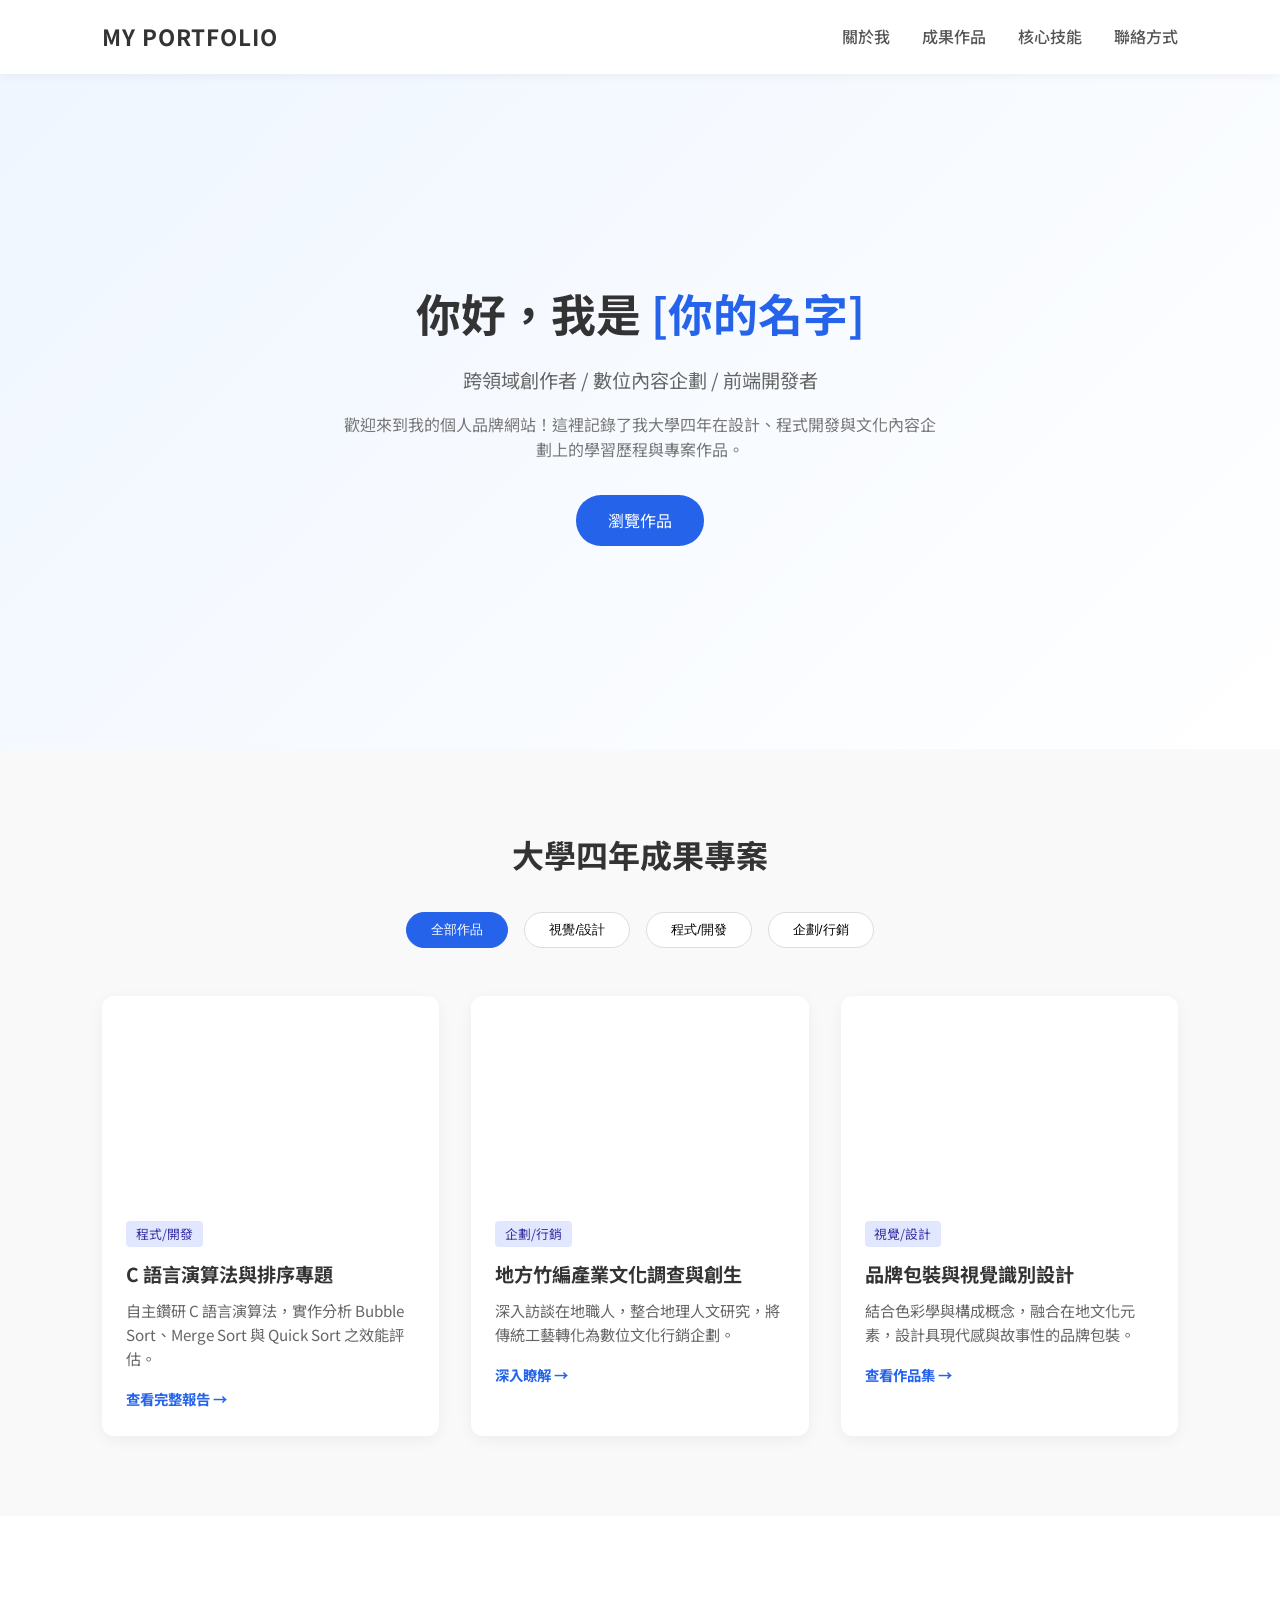
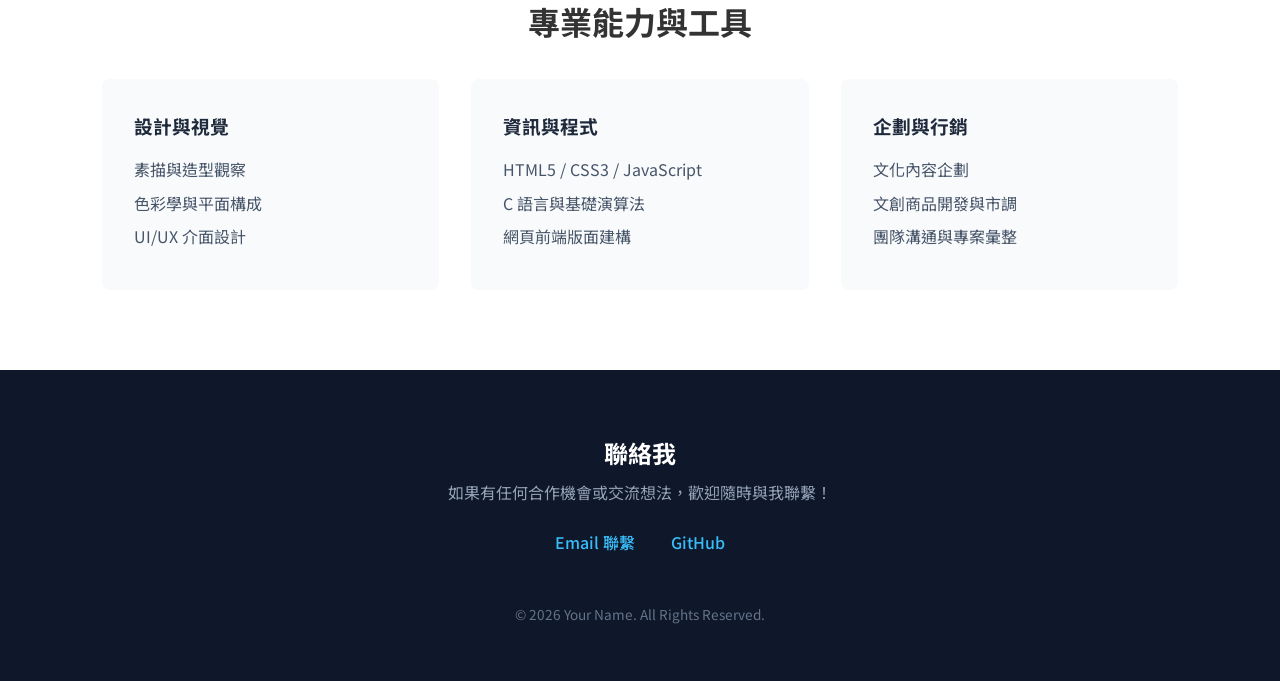
<file: index.html>
<!DOCTYPE html>
<html lang="zh-Hant">
<head>
    <meta charset="UTF-8">
    <meta name="viewport" content="width=device-width, initial-scale=1.0">
    <title>個人作品集 Portfolio | 學習歷程與專案展示</title>
    <link rel="stylesheet" href="style.css">
    <!-- 引入 Google Fonts 提升質感 -->
    <link href="https://fonts.googleapis.com/css2?family=Noto+Sans+TC:wght@300;400;500;700&display=swap" rel="stylesheet">
</head>
<body>

    <!-- 頂部導覽列 -->
    <header class="navbar">
        <div class="logo">MY PORTFOLIO</div>
        <nav>
            <ul class="nav-links">
                <li><a href="#about">關於我</a></li>
                <li><a href="#projects">成果作品</a></li>
                <li><a href="#skills">核心技能</a></li>
                <li><a href="#contact">聯絡方式</a></li>
            </ul>
        </nav>
    </header>

    <!-- 個人主頁／簡介區塊 (Hero Section) -->
    <section id="about" class="hero">
        <div class="hero-content">
            <h1>你好，我是 <span class="highlight">[你的名字]</span></h1>
            <p class="subtitle">跨領域創作者 / 數位內容企劃 / 前端開發者</p>
            <p class="description">
                歡迎來到我的個人品牌網站！這裡記錄了我大學四年在設計、程式開發與文化內容企劃上的學習歷程與專案作品。
            </p>
            <a href="#projects" class="btn">瀏覽作品</a>
        </div>
    </section>

    <!-- 成果作品區塊 (Projects Section) -->
    <section id="projects" class="projects-section">
        <h2>大學四年成果專案</h2>
        
        <!-- 分類篩選按鈕 -->
        <div class="filter-buttons">
            <button class="filter-btn active" data-filter="all">全部作品</button>
            <button class="filter-btn" data-filter="design">視覺/設計</button>
            <button class="filter-btn" data-filter="dev">程式/開發</button>
            <button class="filter-btn" data-filter="marketing">企劃/行銷</button>
        </div>

        <!-- 作品卡片列表 -->
        <div class="projects-grid">

            <!-- 卡片 1 -->
            <div class="project-card" data-category="dev">
                <div class="card-img" style="background-image: url('https://via.placeholder.com/400x250');"></div>
                <div class="card-info">
                    <span class="tag">程式/開發</span>
                    <h3>C 語言演算法與排序專題</h3>
                    <p>自主鑽研 C 語言演算法，實作分析 Bubble Sort、Merge Sort 與 Quick Sort 之效能評估。</p>
                    <a href="#" class="card-link">查看完整報告 →</a>
                </div>
            </div>

            <!-- 卡片 2 -->
            <div class="project-card" data-category="marketing">
                <div class="card-img" style="background-image: url('https://via.placeholder.com/400x250');"></div>
                <div class="card-info">
                    <span class="tag">企劃/行銷</span>
                    <h3>地方竹編產業文化調查與創生</h3>
                    <p>深入訪談在地職人，整合地理人文研究，將傳統工藝轉化為數位文化行銷企劃。</p>
                    <a href="#" class="card-link">深入瞭解 →</a>
                </div>
            </div>

            <!-- 卡片 3 -->
            <div class="project-card" data-category="design">
                <div class="card-img" style="background-image: url('https://via.placeholder.com/400x250');"></div>
                <div class="card-info">
                    <span class="tag">視覺/設計</span>
                    <h3>品牌包裝與視覺識別設計</h3>
                    <p>結合色彩學與構成概念，融合在地文化元素，設計具現代感與故事性的品牌包裝。</p>
                    <a href="#" class="card-link">查看作品集 →</a>
                </div>
            </div>

        </div>
    </section>

    <!-- 技能區塊 (Skills Section) -->
    <section id="skills" class="skills-section">
        <h2>專業能力與工具</h2>
        <div class="skills-container">
            <div class="skill-category">
                <h3>設計與視覺</h3>
                <ul>
                    <li>素描與造型觀察</li>
                    <li>色彩學與平面構成</li>
                    <li>UI/UX 介面設計</li>
                </ul>
            </div>
            <div class="skill-category">
                <h3>資訊與程式</h3>
                <ul>
                    <li>HTML5 / CSS3 / JavaScript</li>
                    <li>C 語言與基礎演算法</li>
                    <li>網頁前端版面建構</li>
                </ul>
            </div>
            <div class="skill-category">
                <h3>企劃與行銷</h3>
                <ul>
                    <li>文化內容企劃</li>
                    <li>文創商品開發與市調</li>
                    <li>團隊溝通與專案彙整</li>
                </ul>
            </div>
        </div>
    </section>

    <!-- 聯絡與頁尾區塊 -->
    <footer id="contact">
        <h2>聯絡我</h2>
        <p>如果有任何合作機會或交流想法，歡迎隨時與我聯繫！</p>
        <div class="contact-links">
            <a href="mailto:your-email@gmail.com">Email 聯繫</a>
            <a href="https://github.com/yourusername" target="_blank">GitHub</a>
        </div>
        <p class="copyright">&copy; 2026 Your Name. All Rights Reserved.</p>
    </footer>

    <script src="script.js"></script>
</body>
</html>
</file>
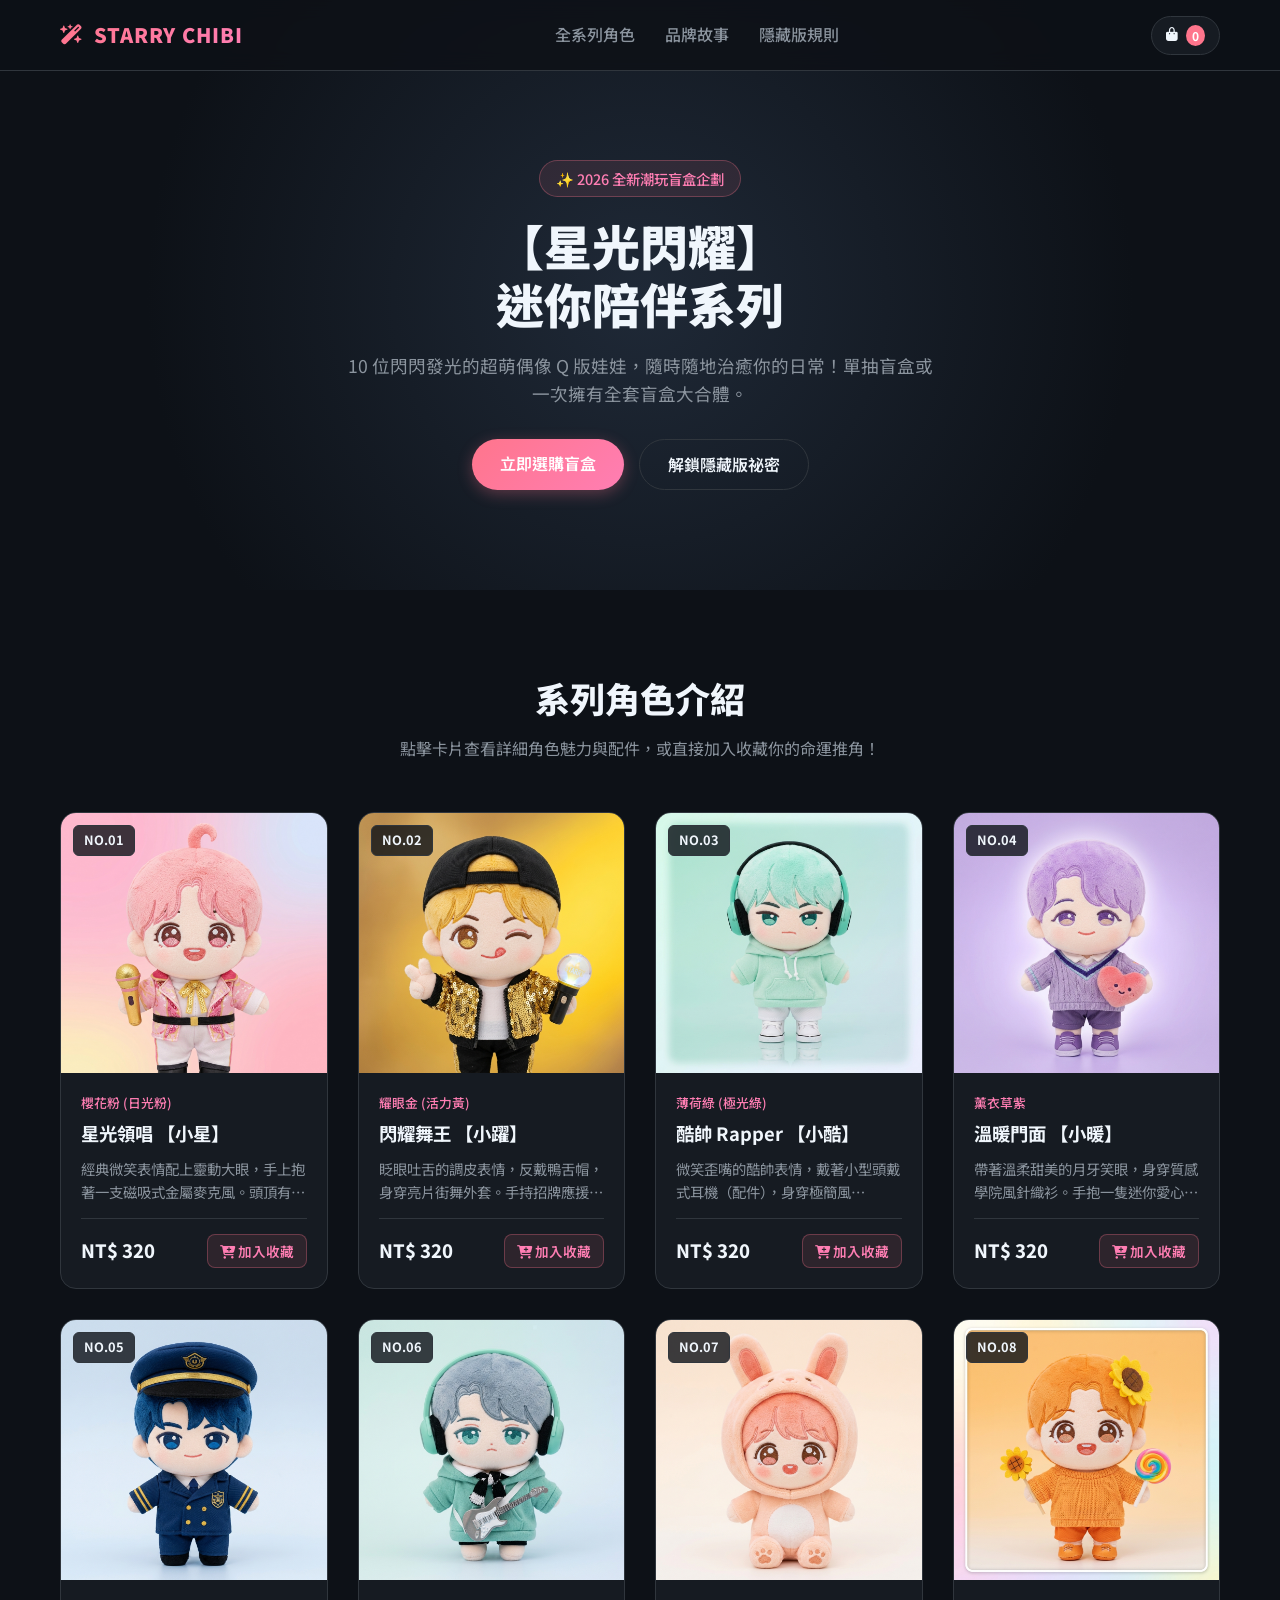
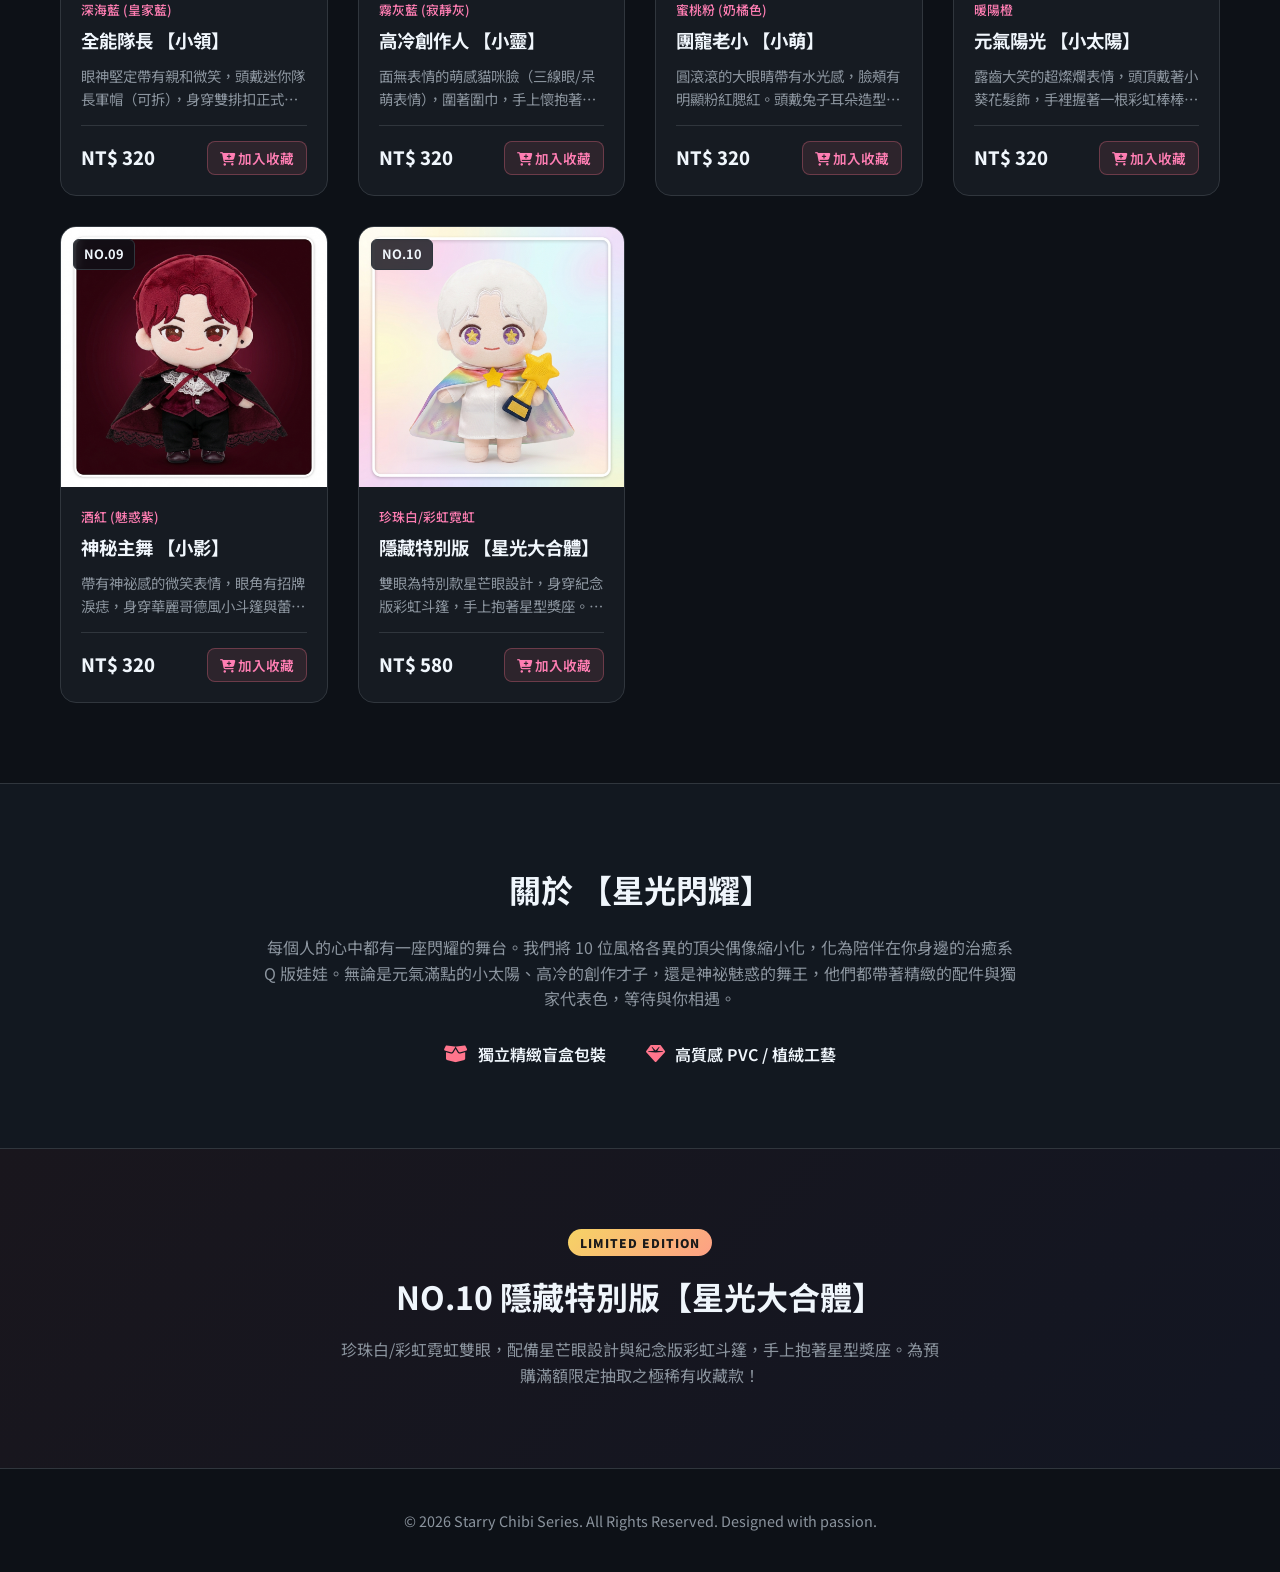
<file: bbcom/index.html>
<!DOCTYPE html>
<html lang="zh-TW">
<head>
    <meta charset="UTF-8">
    <meta name="viewport" content="width=device-width, initial-scale=1.0">
    <title>【星光閃耀】迷你陪伴系列 | Starry Chibi Series</title>
    <!-- 引入外部 CSS 樣式表 -->
    <link rel="stylesheet" href="style.css">
    <!-- Google Fonts -->
    <link href="https://fonts.googleapis.com/css2?family=Noto+Sans+TC:wght@300;400;500;700;900&display=swap" rel="stylesheet">
    <!-- Font Awesome 圖標 -->
    <link rel="stylesheet" href="https://cdnjs.cloudflare.com/ajax/libs/font-awesome/6.4.0/css/all.min.css">
</head>
<body>

    <!-- 頂部導覽列 -->
    <header class="navbar">
        <div class="container nav-container">
            <div class="logo">
                <i class="fa-solid fa-wand-magic-sparkles"></i>
                <span>STARRY CHIBI</span>
            </div>
            <nav class="nav-links">
                <a href="#products">全系列角色</a>
                <a href="#story">品牌故事</a>
                <a href="#limited">隱藏版規則</a>
            </nav>
            <div class="nav-actions">
                <button class="cart-btn" id="cartToggleBtn">
                    <i class="fa-solid fa-bag-shopping"></i>
                    <span class="cart-badge" id="cartCount">0</span>
                </button>
            </div>
        </div>
    </header>

    <!-- 主視覺 Banner -->
    <section class="hero">
        <div class="hero-content">
            <span class="hero-tag">✨ 2026 全新潮玩盲盒企劃</span>
            <h1>【星光閃耀】<br>迷你陪伴系列</h1>
            <p>10 位閃閃發光的超萌偶像 Q 版娃娃，隨時隨地治癒你的日常！單抽盲盒或一次擁有全套盲盒大合體。</p>
            <div class="hero-btns">
                <a href="#products" class="btn btn-primary">立即選購盲盒</a>
                <a href="#limited" class="btn btn-outline">解鎖隱藏版祕密</a>
            </div>
        </div>
    </section>

    <!-- 產品展示區 -->
    <main class="container products-section" id="products">
        <div class="section-title">
            <h2>系列角色介紹</h2>
            <p>點擊卡片查看詳細角色魅力與配件，或直接加入收藏你的命運推角！</p>
        </div>

        <div class="product-grid" id="productGrid">
            <!-- 產品列表由 JS 動態生成 -->
        </div>
    </main>

    <!-- 品牌故事區 -->
    <section class="story-section" id="story">
        <div class="container story-container">
            <div class="story-text">
                <h2>關於 【星光閃耀】 </h2>
                <p>每個人的心中都有一座閃耀的舞台。我們將 10 位風格各異的頂尖偶像縮小化，化為陪伴在你身邊的治癒系 Q 版娃娃。無論是元氣滿點的小太陽、高冷的創作才子，還是神祕魅惑的舞王，他們都帶著精緻的配件與獨家代表色，等待與你相遇。</p>
                <div class="story-features">
                    <div class="feature-item">
                        <i class="fa-solid fa-box-open"></i>
                        <span>獨立精緻盲盒包裝</span>
                    </div>
                    <div class="feature-item">
                        <i class="fa-solid fa-gem"></i>
                        <span>高質感 PVC / 植絨工藝</span>
                    </div>
                </div>
            </div>
        </div>
    </section>

    <!-- 隱藏版說明區 -->
    <section class="limited-section" id="limited">
        <div class="container limited-container">
            <div class="limited-badge">LIMITED EDITION</div>
            <h2>NO.10 隱藏特別版【星光大合體】</h2>
            <p>珍珠白/彩虹霓虹雙眼，配備星芒眼設計與紀念版彩虹斗篷，手上抱著星型獎座。為預購滿額限定抽取之極稀有收藏款！</p>
        </div>
    </section>

    <!-- 頁尾 -->
    <footer>
        <div class="container footer-content">
            <p>&copy; 2026 Starry Chibi Series. All Rights Reserved. Designed with passion.</p>
        </div>
    </footer>

    <!-- 購物車側邊欄 -->
    <div class="cart-sidebar" id="cartSidebar">
        <div class="cart-header">
            <h3><i class="fa-solid fa-bag-shopping"></i> 您的收藏購物車</h3>
            <button class="close-cart" id="closeCart">&times;</button>
        </div>
        <div class="cart-items" id="cartItems">
            <div class="empty-cart">購物車目前是空的喔！快去挑選喜愛的娃娃吧 ✨</div>
        </div>
        <div class="cart-footer">
            <div class="cart-total">
                <span>總計：</span>
                <span id="cartTotalPrice">NT$ 0</span>
            </div>
            <button class="btn btn-primary checkout-btn" id="checkoutBtn">去結帳</button>
        </div>
    </div>
    <div class="cart-overlay" id="cartOverlay"></div>

    <!-- 商品詳情 Modal -->
    <div class="modal" id="productModal">
        <div class="modal-content">
            <button class="close-modal" id="closeModal">&times;</button>
            <div class="modal-body" id="modalBody">
                <!-- 動態載入 -->
            </div>
        </div>
    </div>

    <!-- 互動邏輯與商品資料 -->
    <script>
        const products = [
            {
                id: "01",
                name: "星光領唱",
                nickname: "小星",
                color: "櫻花粉 (日光粉)",
                desc: "經典微笑表情配上靈動大眼，手上抱著一支磁吸式金屬麥克風。頭頂有一朵招牌呆毛，身穿迷你舞台表演服。",
                price: 320,
                image: "images/01.jpg"
            },
            {
                id: "02",
                name: "閃耀舞王",
                nickname: "小躍",
                color: "耀眼金 (活力黃)",
                desc: "眨眼吐舌的調皮表情，反戴鴨舌帽，身穿亮片街舞外套。手持招牌應援手燈，展現滿滿舞台爆發力。",
                price: 320,
                image: "images/02.jpg"
            },
            {
                id: "03",
                name: "酷帥 Rapper",
                nickname: "小酷",
                color: "薄荷綠 (極光綠)",
                desc: "微笑歪嘴的酷帥表情，戴著小型頭戴式耳機（配件），身穿極簡風 Ovesized 帽 T，腳穿小巧運動鞋。",
                price: 320,
                image: "images/03.jpg"
            },
            {
                id: "04",
                name: "溫暖門面",
                nickname: "小暖",
                color: "薰衣草紫",
                desc: "帶著溫柔甜美的月牙笑眼，身穿質感學院風針織衫。手抱一隻迷你愛心抱枕，治癒感十足。",
                price: 320,
                image: "images/04.jpg"
            },
            {
                id: "05",
                name: "全能隊長",
                nickname: "小領",
                color: "深海藍 (皇家藍)",
                desc: "眼神堅定帶有親和微笑，頭戴迷你隊長軍帽（可拆），身穿雙排扣正式西裝裝扮，胸前有隊徽精緻電繡。",
                price: 320,
                image: "images/05.jpg"
            },
            {
                id: "06",
                name: "高冷創作人",
                nickname: "小靈",
                color: "霧灰藍 (寂靜灰)",
                desc: "面無表情的萌感貓咪臉（三線眼/呆萌表情），圍著圍巾，手上懷抱著一台迷你電子琴/吉他。",
                price: 320,
                image: "images/06.jpg"
            },
            {
                id: "07",
                name: "團寵老小",
                nickname: "小萌",
                color: "蜜桃粉 (奶橘色)",
                desc: "圓滾滾的大眼睛帶有水光感，臉頰有明顯粉紅腮紅。頭戴兔子耳朵造型兜帽，萌度破表。",
                price: 320,
                image: "images/07.jpg"
            },
            {
                id: "08",
                name: "元氣陽光",
                nickname: "小太陽",
                color: "暖陽橙",
                desc: "露齒大笑的超燦爛表情，頭頂戴著小葵花髮飾，手裡握著一根彩虹棒棒糖，散發滿滿正能量。",
                price: 320,
                image: "images/08.jpg"
            },
            {
                id: "09",
                name: "神秘主舞",
                nickname: "小影",
                color: "酒紅 (魅惑紫)",
                desc: "帶有神祕感的微笑表情，眼角有招牌淚痣，身穿華麗哥德風小斗篷與蕾絲領結，精緻度極高。",
                price: 320,
                image: "images/09.jpg"
            },
            {
                id: "10",
                name: "隱藏特別版",
                nickname: "星光大合體",
                color: "珍珠白/彩虹霓虹",
                desc: "雙眼為特別款星芒眼設計，身穿紀念版彩虹斗篷，手上抱著星型獎座。（預購滿額限定抽取/特別收藏款）",
                price: 580,
                image: "images/10.jpg"
            }
        ];

        let cart = [];

        // 渲染商品列表
        const productGrid = document.getElementById('productGrid');
        products.forEach(p => {
            const card = document.createElement('div');
            card.className = 'product-card';
            card.innerHTML = `
                <div class="product-image-wrap" onclick="openModal('${p.id}')">
                    <img src="${p.image}" alt="${p.name} - ${p.nickname}">
                    <span class="product-tag">NO.${p.id}</span>
                </div>
                <div class="product-info">
                    <span class="product-color-tag">${p.color}</span>
                    <h3>${p.name} 【${p.nickname}】</h3>
                    <p class="product-desc-short">${p.desc}</p>
                    <div class="product-footer">
                        <span class="price">NT$ ${p.price}</span>
                        <button class="btn-add" onclick="addToCart('${p.id}')"><i class="fa-solid fa-cart-plus"></i> 加入收藏</button>
                    </div>
                </div>
            `;
            productGrid.appendChild(card);
        });

        // 購物車與互動邏輯
        const cartToggleBtn = document.getElementById('cartToggleBtn');
        const cartSidebar = document.getElementById('cartSidebar');
        const cartOverlay = document.getElementById('cartOverlay');
        const closeCart = document.getElementById('closeCart');
        const cartItemsContainer = document.getElementById('cartItems');
        const cartCount = document.getElementById('cartCount');
        const cartTotalPrice = document.getElementById('cartTotalPrice');
        const checkoutBtn = document.getElementById('checkoutBtn');

        cartToggleBtn.addEventListener('click', () => {
            cartSidebar.classList.add('active');
            cartOverlay.classList.add('active');
        });

        [closeCart, cartOverlay].forEach(el => {
            el.addEventListener('click', () => {
                cartSidebar.classList.remove('active');
                cartOverlay.classList.remove('active');
            });
        });

        function addToCart(id) {
            const product = products.find(p => p.id === id);
            const existing = cart.find(item => item.id === id);
            if (existing) {
                existing.qty += 1;
            } else {
                cart.push({ ...product, qty: 1 });
            }
            updateCart();
            cartSidebar.classList.add('active');
            cartOverlay.classList.add('active');
        }

        function updateCart() {
            cartItemsContainer.innerHTML = '';
            if (cart.length === 0) {
                cartItemsContainer.innerHTML = '<div class="empty-cart">購物車目前是空的喔！快去挑選喜愛的娃娃吧 ✨</div>';
                cartCount.textContent = '0';
                cartTotalPrice.textContent = 'NT$ 0';
                return;
            }

            let total = 0;
            let totalCount = 0;

            cart.forEach((item, index) => {
                total += item.price * item.qty;
                totalCount += item.qty;

                const cartItem = document.createElement('div');
                cartItem.className = 'cart-item';
                cartItem.innerHTML = `
                    <img src="${item.image}" alt="${item.nickname}">
                    <div class="cart-item-details">
                        <h4>NO.${item.id} ${item.name}【${item.nickname}】</h4>
                        <span class="cart-item-price">NT$ ${item.price}</span>
                        <div class="cart-item-controls">
                            <button onclick="changeQty(${index}, -1)">-</button>
                            <span>${item.qty}</span>
                            <button onclick="changeQty(${index}, 1)">+</button>
                        </div>
                    </div>
                    <button class="remove-item" onclick="removeItem(${index})"><i class="fa-solid fa-trash-can"></i></button>
                `;
                cartItemsContainer.appendChild(cartItem);
            });

            cartCount.textContent = totalCount;
            cartTotalPrice.textContent = `NT$ ${total}`;
        }

        function changeQty(index, delta) {
            cart[index].qty += delta;
            if (cart[index].qty <= 0) {
                cart.splice(index, 1);
            }
            updateCart();
        }

        function removeItem(index) {
            cart.splice(index, 1);
            updateCart();
        }

        checkoutBtn.addEventListener('click', () => {
            if (cart.length === 0) {
                alert('您的購物車是空的！');
                return;
            }
            alert('感謝您的訂購！【星光閃耀】迷你陪伴系列盲盒將盡快為您寄出 ✨');
            cart = [];
            updateCart();
            cartSidebar.classList.remove('active');
            cartOverlay.classList.remove('active');
        });

        // Modal 詳情檢視
        const productModal = document.getElementById('productModal');
        const closeModal = document.getElementById('closeModal');
        const modalBody = document.getElementById('modalBody');

        function openModal(id) {
            const p = products.find(item => item.id === id);
            modalBody.innerHTML = `
                <div class="modal-img-wrap">
                    <img src="${p.image}" alt="${p.name}">
                </div>
                <div class="modal-info">
                    <span class="product-tag">NO.${p.id} 稀有盲盒</span>
                    <h2>${p.name} 【${p.nickname}】</h2>
                    <p class="modal-color"><b>代表色：</b>${p.color}</p>
                    <p class="modal-desc">${p.desc}</p>
                    <div class="modal-price">NT$ ${p.price}</div>
                    <button class="btn btn-primary" onclick="addToCart('${p.id}'); closeModalFunc();">加入收藏購物車</button>
                </div>
            `;
            productModal.classList.add('active');
        }

        function closeModalFunc() {
            productModal.classList.remove('active');
        }

        closeModal.addEventListener('click', closeModalFunc);
        productModal.addEventListener('click', (e) => {
            if (e.target === productModal) closeModalFunc();
        });
    </script>
</body>
</html>
</file>
<file: style.css>
/* 全域設定 */
* {
    margin: 0;
    padding: 0;
    box-sizing: border-box;
}

body {
    font-family: 'Noto Sans TC', sans-serif;
    color: #333;
    line-height: 1.6;
    background-color: #f9f9f9;
}

/* 導覽列 */
.navbar {
    display: flex;
    justify-content: space-between;
    align-items: center;
    padding: 1.2rem 8%;
    background-color: #ffffff;
    position: sticky;
    top: 0;
    z-index: 100;
    box-shadow: 0 2px 10px rgba(0, 0, 0, 0.05);
}

.logo {
    font-size: 1.4rem;
    font-weight: 700;
    letter-spacing: 1px;
}

.nav-links {
    display: flex;
    list-style: none;
    gap: 2rem;
}

.nav-links a {
    text-decoration: none;
    color: #555;
    font-weight: 500;
    transition: color 0.3s;
}

.nav-links a:hover {
    color: #2563eb;
}

/* 主頁 Hero */
.hero {
    height: 75vh;
    display: flex;
    align-items: center;
    justify-content: center;
    text-align: center;
    background: linear-gradient(135deg, #eff6ff 0%, #ffffff 100%);
    padding: 0 10%;
}

.hero h1 {
    font-size: 2.8rem;
    margin-bottom: 1rem;
}

.highlight {
    color: #2563eb;
}

.subtitle {
    font-size: 1.2rem;
    color: #666;
    margin-bottom: 1rem;
}

.description {
    max-width: 600px;
    margin: 0 auto 2rem;
    color: #777;
}

.btn {
    display: inline-block;
    padding: 0.8rem 2rem;
    background-color: #2563eb;
    color: #fff;
    text-decoration: none;
    border-radius: 25px;
    transition: background-color 0.3s;
}

.btn:hover {
    background-color: #1d4ed8;
}

/* 專案區塊 */
.projects-section {
    padding: 5rem 8%;
}

.projects-section h2, .skills-section h2 {
    text-align: center;
    font-size: 2rem;
    margin-bottom: 2rem;
}

.filter-buttons {
    display: flex;
    justify-content: center;
    gap: 1rem;
    margin-bottom: 3rem;
}

.filter-btn {
    padding: 0.5rem 1.5rem;
    border: 1px solid #ddd;
    background: #fff;
    border-radius: 20px;
    cursor: pointer;
    transition: all 0.3s;
}

.filter-btn.active, .filter-btn:hover {
    background-color: #2563eb;
    color: #fff;
    border-color: #2563eb;
}

.projects-grid {
    display: grid;
    grid-template-columns: repeat(auto-fit, minmax(300px, 1fr));
    gap: 2rem;
}

.project-card {
    background: #fff;
    border-radius: 12px;
    overflow: hidden;
    box-shadow: 0 4px 15px rgba(0, 0, 0, 0.05);
    transition: transform 0.3s, box-shadow 0.3s;
}

.project-card:hover {
    transform: translateY(-5px);
    box-shadow: 0 8px 25px rgba(0, 0, 0, 0.1);
}

.card-img {
    height: 200px;
    background-size: cover;
    background-position: center;
}

.card-info {
    padding: 1.5rem;
}

.tag {
    font-size: 0.8rem;
    background: #e0e7ff;
    color: #3730a3;
    padding: 0.2rem 0.6rem;
    border-radius: 4px;
}

.card-info h3 {
    margin: 0.8rem 0 0.5rem;
    font-size: 1.2rem;
}

.card-info p {
    font-size: 0.95rem;
    color: #666;
    margin-bottom: 1rem;
}

.card-link {
    text-decoration: none;
    color: #2563eb;
    font-weight: bold;
    font-size: 0.9rem;
}

/* 技能區塊 */
.skills-section {
    background-color: #fff;
    padding: 5rem 8%;
}

.skills-container {
    display: flex;
    justify-content: space-around;
    flex-wrap: wrap;
    gap: 2rem;
}

.skill-category {
    flex: 1;
    min-width: 250px;
    padding: 2rem;
    background: #f8fafc;
    border-radius: 8px;
}

.skill-category h3 {
    margin-bottom: 1rem;
    color: #1e293b;
}

.skill-category ul {
    list-style: none;
}

.skill-category li {
    margin-bottom: 0.5rem;
    color: #475569;
}

/* 頁尾區塊 */
footer {
    text-align: center;
    padding: 4rem 2rem 2rem;
    background-color: #0f172a;
    color: #fff;
}

footer h2 {
    margin-bottom: 0.5rem;
}

footer p {
    color: #94a3b8;
    margin-bottom: 1.5rem;
}

.contact-links a {
    color: #38bdf8;
    margin: 0 1rem;
    text-decoration: none;
    font-weight: 500;
}

.copyright {
    margin-top: 3rem;
    font-size: 0.85rem;
    color: #64748b;
}
</file>
<file: bbcom/style.css>
/* 全域設定與色彩變數 */
:root {
    --bg-color: #0d1117;
    --card-bg: #161b22;
    --border-color: #30363d;
    --text-main: #f0f6fc;
    --text-muted: #8b949e;
    --primary-gradient: linear-gradient(135deg, #ff758c 0%, #ff7eb3 100%);
    --accent-glow: rgba(255, 117, 140, 0.3);
}

* {
    margin: 0;
    padding: 0;
    box-sizing: border-box;
    font-family: 'Noto Sans TC', sans-serif;
}

body {
    background-color: var(--bg-color);
    color: var(--text-main);
    line-height: 1.6;
    overflow-x: hidden;
}

.container {
    max-width: 1200px;
    margin: 0 auto;
    padding: 0 20px;
}

/* 導覽列 */
.navbar {
    position: fixed;
    top: 0;
    left: 0;
    width: 100%;
    background: rgba(13, 17, 23, 0.85);
    backdrop-filter: blur(10px);
    border-bottom: 1px solid var(--border-color);
    z-index: 1000;
}

.nav-container {
    display: flex;
    justify-content: space-between;
    align-items: center;
    height: 70px;
}

.logo {
    display: flex;
    align-items: center;
    gap: 10px;
    font-size: 1.25rem;
    font-weight: 900;
    letter-spacing: 1px;
    background: var(--primary-gradient);
    -webkit-background-clip: text;
    -webkit-text-fill-color: transparent;
}

.nav-links {
    display: flex;
    gap: 30px;
}

.nav-links a {
    color: var(--text-muted);
    text-decoration: none;
    font-weight: 500;
    transition: color 0.3s;
}

.nav-links a:hover {
    color: var(--text-main);
}

.cart-btn {
    background: var(--card-bg);
    border: 1px solid var(--border-color);
    color: var(--text-main);
    padding: 8px 14px;
    border-radius: 50px;
    cursor: pointer;
    position: relative;
    display: flex;
    align-items: center;
    gap: 8px;
    transition: all 0.3s;
}

.cart-btn:hover {
    border-color: #ff758c;
    box-shadow: 0 0 10px var(--accent-glow);
}

.cart-badge {
    background: #ff758c;
    color: white;
    font-size: 0.75rem;
    padding: 2px 6px;
    border-radius: 50%;
    font-weight: 700;
}

/* Hero 區塊 */
.hero {
    padding: 160px 20px 100px;
    text-align: center;
    background: radial-gradient(circle at center, #1f2937 0%, var(--bg-color) 70%);
}

.hero-tag {
    display: inline-block;
    padding: 6px 16px;
    background: rgba(255, 117, 140, 0.1);
    border: 1px solid rgba(255, 117, 140, 0.3);
    color: #ff7eb3;
    border-radius: 50px;
    font-size: 0.9rem;
    margin-bottom: 20px;
    font-weight: 500;
}

.hero h1 {
    font-size: 3rem;
    font-weight: 900;
    margin-bottom: 20px;
    line-height: 1.2;
}

.hero p {
    color: var(--text-muted);
    max-width: 600px;
    margin: 0 auto 30px;
    font-size: 1.1rem;
}

.hero-btns {
    display: flex;
    justify-content: center;
    gap: 15px;
}

.btn {
    padding: 12px 28px;
    border-radius: 50px;
    font-weight: 600;
    text-decoration: none;
    transition: all 0.3s;
    cursor: pointer;
    border: none;
}

.btn-primary {
    background: var(--primary-gradient);
    color: white;
    box-shadow: 0 4px 15px var(--accent-glow);
}

.btn-primary:hover {
    transform: translateY(-2px);
    box-shadow: 0 6px 20px rgba(255, 117, 140, 0.5);
}

.btn-outline {
    background: transparent;
    border: 1px solid var(--border-color);
    color: var(--text-main);
}

.btn-outline:hover {
    border-color: var(--text-main);
}

/* 產品列表區 */
.products-section {
    padding: 80px 20px;
}

.section-title {
    text-align: center;
    margin-bottom: 50px;
}

.section-title h2 {
    font-size: 2.2rem;
    font-weight: 800;
    margin-bottom: 10px;
}

.section-title p {
    color: var(--text-muted);
}

.product-grid {
    display: grid;
    grid-template-columns: repeat(auto-fill, minmax(260px, 1fr));
    gap: 30px;
}

.product-card {
    background: var(--card-bg);
    border: 1px solid var(--border-color);
    border-radius: 16px;
    overflow: hidden;
    transition: all 0.3s ease;
    display: flex;
    flex-direction: column;
}

.product-card:hover {
    transform: translateY(-6px);
    border-color: rgba(255, 117, 140, 0.5);
    box-shadow: 0 10px 30px rgba(0, 0, 0, 0.5);
}

.product-image-wrap {
    position: relative;
    width: 100%;
    height: 260px;
    background: #21262d;
    cursor: pointer;
    overflow: hidden;
}

.product-image-wrap img {
    width: 100%;
    height: 100%;
    object-fit: cover;
    transition: transform 0.5s;
}

.product-card:hover .product-image-wrap img {
    transform: scale(1.05);
}

.product-tag {
    position: absolute;
    top: 12px;
    left: 12px;
    background: rgba(13, 17, 23, 0.8);
    backdrop-filter: blur(4px);
    border: 1px solid var(--border-color);
    padding: 4px 10px;
    border-radius: 6px;
    font-size: 0.8rem;
    font-weight: 700;
}

.product-info {
    padding: 20px;
    display: flex;
    flex-direction: column;
    flex-grow: 1;
}

.product-color-tag {
    font-size: 0.8rem;
    color: #ff7eb3;
    font-weight: 500;
    margin-bottom: 6px;
}

.product-info h3 {
    font-size: 1.15rem;
    font-weight: 700;
    margin-bottom: 8px;
}

.product-desc-short {
    color: var(--text-muted);
    font-size: 0.9rem;
    display: -webkit-box;
    -webkit-line-clamp: 2;
    -webkit-box-orient: vertical;
    overflow: hidden;
    margin-bottom: 15px;
    flex-grow: 1;
}

.product-footer {
    display: flex;
    justify-content: space-between;
    align-items: center;
    border-top: 1px solid var(--border-color);
    padding-top: 15px;
}

.price {
    font-size: 1.15rem;
    font-weight: 800;
    color: #f0f6fc;
}

.btn-add {
    background: rgba(255, 117, 140, 0.1);
    border: 1px solid rgba(255, 117, 140, 0.3);
    color: #ff7eb3;
    padding: 6px 12px;
    border-radius: 8px;
    font-size: 0.85rem;
    font-weight: 600;
    cursor: pointer;
    transition: all 0.3s;
}

.btn-add:hover {
    background: var(--primary-gradient);
    color: white;
    border-color: transparent;
}

/* 品牌故事區 */
.story-section {
    padding: 80px 0;
    background: #121820;
    border-top: 1px solid var(--border-color);
    border-bottom: 1px solid var(--border-color);
}

.story-container {
    max-width: 800px;
    text-align: center;
}

.story-text h2 {
    font-size: 2rem;
    margin-bottom: 20px;
}

.story-text p {
    color: var(--text-muted);
    margin-bottom: 30px;
}

.story-features {
    display: flex;
    justify-content: center;
    gap: 40px;
}

.feature-item {
    display: flex;
    align-items: center;
    gap: 10px;
    font-weight: 600;
}

.feature-item i {
    color: #ff758c;
    font-size: 1.2rem;
}

/* 隱藏版區 */
.limited-section {
    padding: 80px 20px;
    text-align: center;
    background: linear-gradient(135deg, rgba(255, 117, 140, 0.05), rgba(120, 115, 245, 0.05));
}

.limited-badge {
    display: inline-block;
    background: linear-gradient(135deg, #f6d365 0%, #fda085 100%);
    color: #1a1a1a;
    font-weight: 900;
    font-size: 0.75rem;
    padding: 4px 12px;
    border-radius: 50px;
    margin-bottom: 15px;
    letter-spacing: 1px;
}

.limited-section h2 {
    font-size: 2rem;
    margin-bottom: 15px;
}

.limited-section p {
    color: var(--text-muted);
    max-width: 600px;
    margin: 0 auto;
}

/* 頁尾 */
footer {
    padding: 40px 20px;
    text-align: center;
    border-top: 1px solid var(--border-color);
    color: var(--text-muted);
    font-size: 0.9rem;
}

/* 購物車側邊欄 */
.cart-sidebar {
    position: fixed;
    top: 0;
    right: -400px;
    width: 400px;
    height: 100%;
    background: var(--card-bg);
    border-left: 1px solid var(--border-color);
    z-index: 2000;
    display: flex;
    flex-direction: column;
    transition: right 0.4s cubic-bezier(0.16, 1, 0.3, 1);
}

.cart-sidebar.active {
    right: 0;
}

.cart-overlay {
    position: fixed;
    top: 0;
    left: 0;
    width: 100%;
    height: 100%;
    background: rgba(0, 0, 0, 0.6);
    backdrop-filter: blur(3px);
    z-index: 1500;
    opacity: 0;
    visibility: hidden;
    transition: all 0.3s;
}

.cart-overlay.active {
    opacity: 1;
    visibility: visible;
}

.cart-header {
    padding: 20px;
    border-bottom: 1px solid var(--border-color);
    display: flex;
    justify-content: space-between;
    align-items: center;
}

.close-cart {
    background: none;
    border: none;
    color: var(--text-main);
    font-size: 1.5rem;
    cursor: pointer;
}

.cart-items {
    padding: 20px;
    flex-grow: 1;
    overflow-y: auto;
}

.empty-cart {
    text-align: center;
    color: var(--text-muted);
    margin-top: 50px;
}

.cart-item {
    display: flex;
    align-items: center;
    gap: 15px;
    margin-bottom: 15px;
    padding-bottom: 15px;
    border-bottom: 1px solid var(--border-color);
}

.cart-item img {
    width: 60px;
    height: 60px;
    object-fit: cover;
    border-radius: 8px;
    background: #21262d;
}

.cart-item-details {
    flex-grow: 1;
}

.cart-item-details h4 {
    font-size: 0.95rem;
    margin-bottom: 4px;
}

.cart-item-price {
    color: #ff7eb3;
    font-size: 0.9rem;
    font-weight: 700;
}

.cart-item-controls {
    display: flex;
    align-items: center;
    gap: 8px;
    margin-top: 6px;
}

.cart-item-controls button {
    background: var(--bg-color);
    border: 1px solid var(--border-color);
    color: var(--text-main);
    width: 22px;
    height: 22px;
    border-radius: 4px;
    cursor: pointer;
}

.remove-item {
    background: none;
    border: none;
    color: var(--text-muted);
    cursor: pointer;
    transition: color 0.2s;
}

.remove-item:hover {
    color: #ff758c;
}

.cart-footer {
    padding: 20px;
    border-top: 1px solid var(--border-color);
    background: var(--bg-color);
}

.cart-total {
    display: flex;
    justify-content: space-between;
    font-size: 1.1rem;
    font-weight: 700;
    margin-bottom: 15px;
}

.checkout-btn {
    width: 100%;
    text-align: center;
}

/* Modal 彈跳視窗 */
.modal {
    position: fixed;
    top: 0;
    left: 0;
    width: 100%;
    height: 100%;
    background: rgba(0, 0, 0, 0.7);
    backdrop-filter: blur(5px);
    z-index: 2500;
    display: flex;
    justify-content: center;
    align-items: center;
    opacity: 0;
    visibility: hidden;
    transition: all 0.3s;
}

.modal.active {
    opacity: 1;
    visibility: visible;
}

.modal-content {
    background: var(--card-bg);
    border: 1px solid var(--border-color);
    border-radius: 20px;
    width: 90%;
    max-width: 700px;
    padding: 30px;
    position: relative;
    box-shadow: 0 20px 40px rgba(0, 0, 0, 0.6);
}

.close-modal {
    position: absolute;
    top: 20px;
    right: 20px;
    background: none;
    border: none;
    color: var(--text-main);
    font-size: 1.8rem;
    cursor: pointer;
}

.modal-body {
    display: grid;
    grid-template-columns: 1fr 1fr;
    gap: 30px;
    align-items: center;
}

.modal-img-wrap img {
    width: 100%;
    height: 300px;
    object-fit: cover;
    border-radius: 12px;
}

.modal-info h2 {
    font-size: 1.6rem;
    margin-bottom: 10px;
}

.modal-color {
    color: #ff7eb3;
    font-size: 0.95rem;
    margin-bottom: 15px;
}

.modal-desc {
    color: var(--text-muted);
    font-size: 0.95rem;
    margin-bottom: 20px;
}

.modal-price {
    font-size: 1.4rem;
    font-weight: 900;
    margin-bottom: 20px;
}

/* RWD 響應式調整 */
@media (max-width: 768px) {
    .nav-links {
        display: none;
    }
    .hero h1 {
        font-size: 2.2rem;
    }
    .modal-body {
        grid-template-columns: 1fr;
    }
    .modal-img-wrap img {
        height: 220px;
    }
    .cart-sidebar {
        width: 100%;
        right: -100%;
    }
}
</file>
